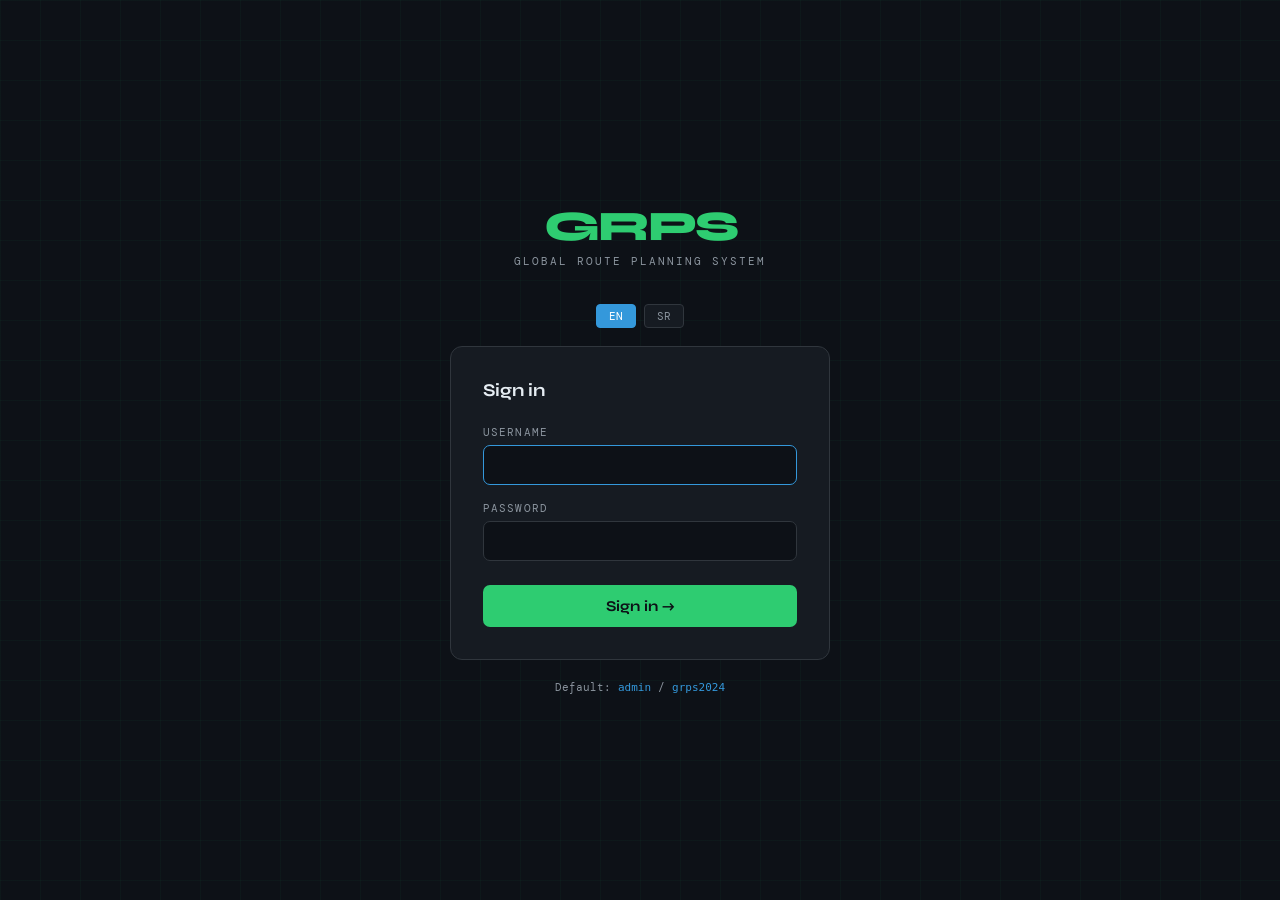
<file: templates/login.html>
<!DOCTYPE html>
<html lang="en">
<head>
<meta charset="UTF-8">
<meta name="viewport" content="width=device-width, initial-scale=1.0">
<title>GRPS — Login</title>
<link rel="preconnect" href="https://fonts.googleapis.com">
<link href="https://fonts.googleapis.com/css2?family=DM+Mono:wght@400;500&family=Syne:wght@700;800&display=swap" rel="stylesheet">
<style>
  *, *::before, *::after { box-sizing: border-box; margin: 0; padding: 0; }
  :root {
    --bg: #0d1117; --surface: #161b22; --border: #30363d;
    --accent: #2ecc71; --accent2: #3498db; --text: #e6edf3;
    --muted: #8b949e; --danger: #e74c3c;
  }
  body {
    font-family: 'DM Mono', monospace; background: var(--bg); color: var(--text);
    min-height: 100vh; display: flex; align-items: center; justify-content: center; overflow: hidden;
  }
  body::before {
    content: ''; position: fixed; inset: 0;
    background-image: linear-gradient(rgba(46,204,113,.04) 1px, transparent 1px),
                      linear-gradient(90deg, rgba(46,204,113,.04) 1px, transparent 1px);
    background-size: 40px 40px; pointer-events: none;
  }
  .login-wrap { width: 380px; animation: fadeUp .5s ease both; }
  @keyframes fadeUp { from { opacity:0; transform:translateY(24px); } to { opacity:1; transform:translateY(0); } }
  .logo { text-align: center; margin-bottom: 36px; }
  .logo-mark { display: inline-block; font-family: 'Syne', sans-serif; font-size: 42px; font-weight: 800; letter-spacing: -2px; color: var(--accent); line-height: 1; }
  .logo-sub { font-size: 11px; color: var(--muted); letter-spacing: .18em; text-transform: uppercase; margin-top: 6px; }
  .card { background: var(--surface); border: 1px solid var(--border); border-radius: 12px; padding: 32px; }
  .card h2 { font-family: 'Syne', sans-serif; font-size: 18px; font-weight: 700; margin-bottom: 24px; color: var(--text); }
  .field { margin-bottom: 16px; }
  .field label { display: block; font-size: 11px; color: var(--muted); letter-spacing: .1em; text-transform: uppercase; margin-bottom: 6px; }
  .field input {
    width: 100%; background: var(--bg); border: 1px solid var(--border);
    border-radius: 7px; color: var(--text); font-family: 'DM Mono', monospace;
    font-size: 14px; padding: 10px 14px; outline: none; transition: border-color .2s;
  }
  .field input:focus { border-color: var(--accent2); }
  .error-msg {
    background: rgba(231,76,60,.1); border: 1px solid rgba(231,76,60,.3);
    border-radius: 7px; color: var(--danger); font-size: 12px;
    padding: 10px 14px; margin-bottom: 16px; display: none;
  }
  .btn-login {
    width: 100%; background: var(--accent); color: #0d1117; border: none;
    border-radius: 7px; font-family: 'Syne', sans-serif; font-size: 15px;
    font-weight: 700; padding: 12px; cursor: pointer;
    transition: opacity .2s, transform .1s; margin-top: 8px;
  }
  .btn-login:hover  { opacity: .88; }
  .btn-login:active { transform: scale(.98); }
  .btn-login:disabled { opacity: .5; cursor: not-allowed; }
  .hint { text-align: center; font-size: 11px; color: var(--muted); margin-top: 20px; }
  .hint code { color: var(--accent2); }
  .lang-row { display:flex; justify-content:center; gap:8px; margin-bottom:18px; }
  .lang-btn {
    font-family: 'DM Mono', monospace; font-size: 11px;
    padding: 4px 12px; border-radius: 4px;
    border: 1px solid var(--border); background: var(--surface);
    color: var(--muted); cursor: pointer; transition: all .15s;
  }
  .lang-btn.active { background: var(--accent2); color: #fff; border-color: var(--accent2); }
  .lang-btn:hover:not(.active) { color: var(--text); border-color: var(--text); }
</style>
</head>
<body>
<div class="login-wrap">
  <div class="logo">
    <div class="logo-mark">GRPS</div>
    <div class="logo-sub" id="logo-sub">Global Route Planning System</div>
  </div>
  <div class="lang-row">
    <button class="lang-btn active" data-lang="en" onclick="setLang('en')">EN</button>
    <button class="lang-btn" data-lang="sr" onclick="setLang('sr')">SR</button>
  </div>
  <div class="card">
    <h2 id="signin-title">Sign in</h2>
    <div class="error-msg" id="error-msg"></div>
    <div class="field">
      <label id="label-user">Username</label>
      <input type="text" id="inp-user" autocomplete="username" autofocus>
    </div>
    <div class="field">
      <label id="label-pass">Password</label>
      <input type="password" id="inp-pass" autocomplete="current-password">
    </div>
    <button class="btn-login" id="btn-signin" onclick="doLogin()">Sign in →</button>
  </div>
  <div class="hint" id="hint-default">Default: <code>admin</code> / <code>grps2024</code></div>
</div>
<script>
// ── Backend URL (injected at build time by Render, same as index.html) ───────
window.BACKEND_URL = "https://fri-citation-investigated-hamburg.trycloudflare.com";
const _b = (window.BACKEND_URL || "").replace(/\/$/, "");

async function doLogin() {
  const u = document.getElementById('inp-user').value.trim();
  const p = document.getElementById('inp-pass').value;
  const btn = document.getElementById('btn-signin');
  const err = document.getElementById('error-msg');
  btn.disabled = true;
  err.style.display = 'none';
  try {
    const res = await fetch(_b + '/api/login', {
      method: 'POST',
      credentials: 'include',
      headers: { 'Content-Type': 'application/json' },
      body: JSON.stringify({ username: u, password: p })
    });
    const data = await res.json();
    if (data.ok) {
      window.location.href = 'index.html';
    } else {
      err.textContent = data.error || 'Invalid credentials';
      err.style.display = 'block';
    }
  } catch (e) {
    err.textContent = 'Cannot reach backend. Check tunnel.';
    err.style.display = 'block';
  }
  btn.disabled = false;
}

// Allow Enter key to submit
document.addEventListener('keydown', e => { if (e.key === 'Enter') doLogin(); });

const LOGIN_I18N = {
  en: { sub:'Global Route Planning System', title:'Sign in', user:'Username', pass:'Password', btn:'Sign in →', hint:'Default: ' },
  sr: { sub:'Globalni sistem planiranja ruta', title:'Prijavite se', user:'Korisničko ime', pass:'Lozinka', btn:'Prijava →', hint:'Podrazumevano: ' }
};
let loginLang = localStorage.getItem('grps_lang') || 'en';
function setLang(l) {
  loginLang = l;
  localStorage.setItem('grps_lang', l);
  const s = LOGIN_I18N[l] || LOGIN_I18N.en;
  document.getElementById('logo-sub').textContent = s.sub;
  document.getElementById('signin-title').textContent = s.title;
  document.getElementById('label-user').textContent = s.user;
  document.getElementById('label-pass').textContent = s.pass;
  document.getElementById('btn-signin').textContent = s.btn;
  document.getElementById('hint-default').innerHTML = s.hint + '<code>admin</code> / <code>grps2024</code>';
  document.querySelectorAll('.lang-btn').forEach(b => b.classList.toggle('active', b.dataset.lang === l));
  document.documentElement.lang = l;
}
setLang(loginLang);
</script>
</body>
</html>
</file>
